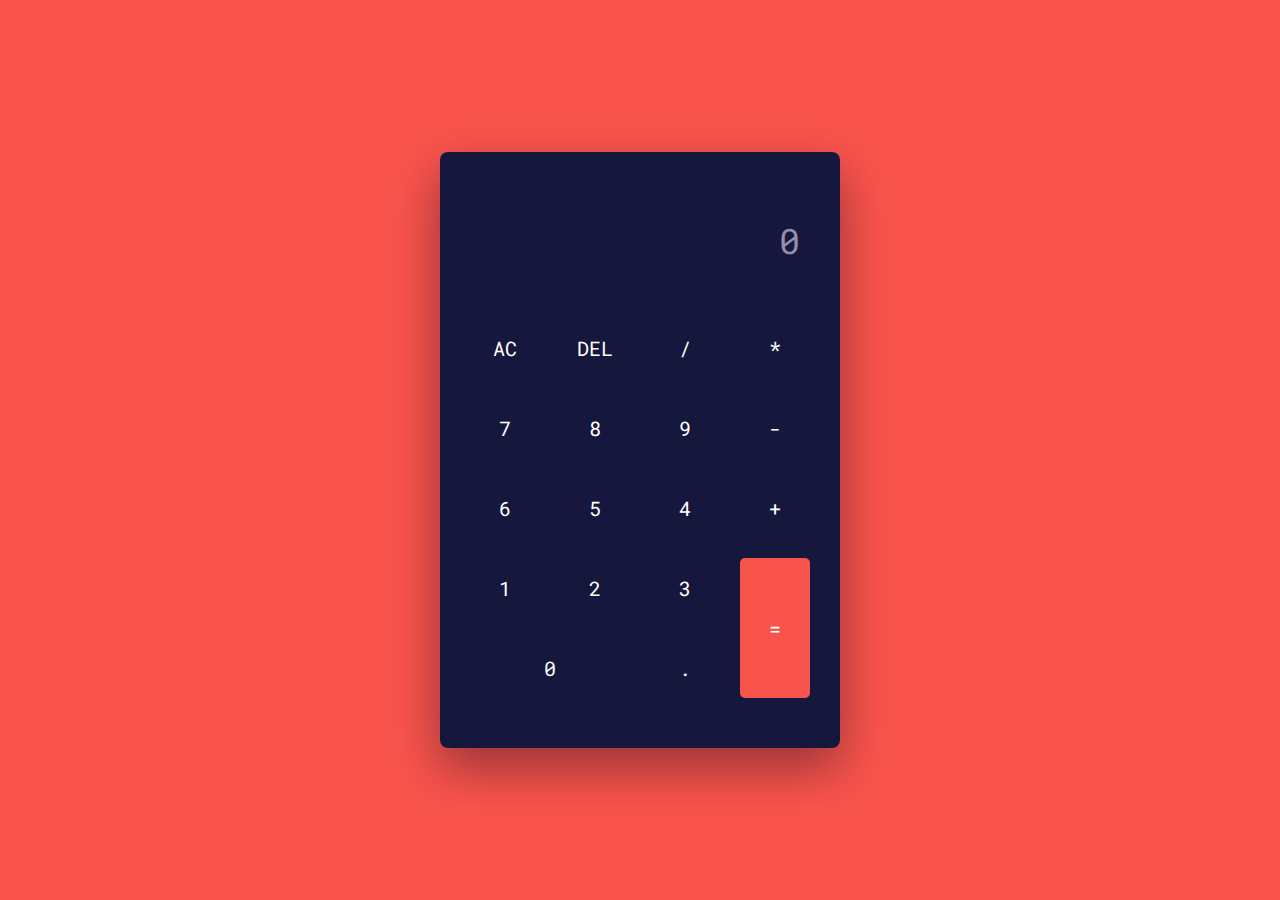
<file: 4.0/Atributos/Proyectos/Calculadora/index.html>
<!DOCTYPE html>
<html lang="en">
  <head>
    <meta name="viewport" content="width=device-width, initial-scale=1.0" />
    <title>Calculator</title>
    <!-- Google Font -->
    <link
      href="https://fonts.googleapis.com/css2?family=Roboto+Mono:wght@500&display=swap"
      rel="stylesheet"
    />
    <!-- Stylesheet -->
    <link rel="stylesheet" href="style.css" />
  </head>
  <body>
    <div class="calculator">
      <div class="display">
        <input type="text" placeholder="0" id="input" disabled />
      </div>
      <div class="buttons">
        <!-- Full Erase -->
        <input type="button" value="AC" id="clear" />
        <!-- Erase Single Value -->
        <input type="button" value="DEL" id="erase" />
        <input type="button" value="/" class="input-button" />
        <input type="button" value="*" class="input-button" />

        <input type="button" value="7" class="input-button" />
        <input type="button" value="8" class="input-button" />
        <input type="button" value="9" class="input-button" />
        <input type="button" value="-" class="input-button" />

        <input type="button" value="6" class="input-button" />
        <input type="button" value="5" class="input-button" />
        <input type="button" value="4" class="input-button" />
        <input type="button" value="+" class="input-button" />

        <input type="button" value="1" class="input-button" />
        <input type="button" value="2" class="input-button" />
        <input type="button" value="3" class="input-button" />

        <input type="button" value="=" id="equal" />
        <input type="button" value="0" class="input-button" />
        <input type="button" value="." class="input-button" />
      </div>
    </div>
    <!-- Script -->
    <script src="script.js"></script>
  </body>
</html>
</file>
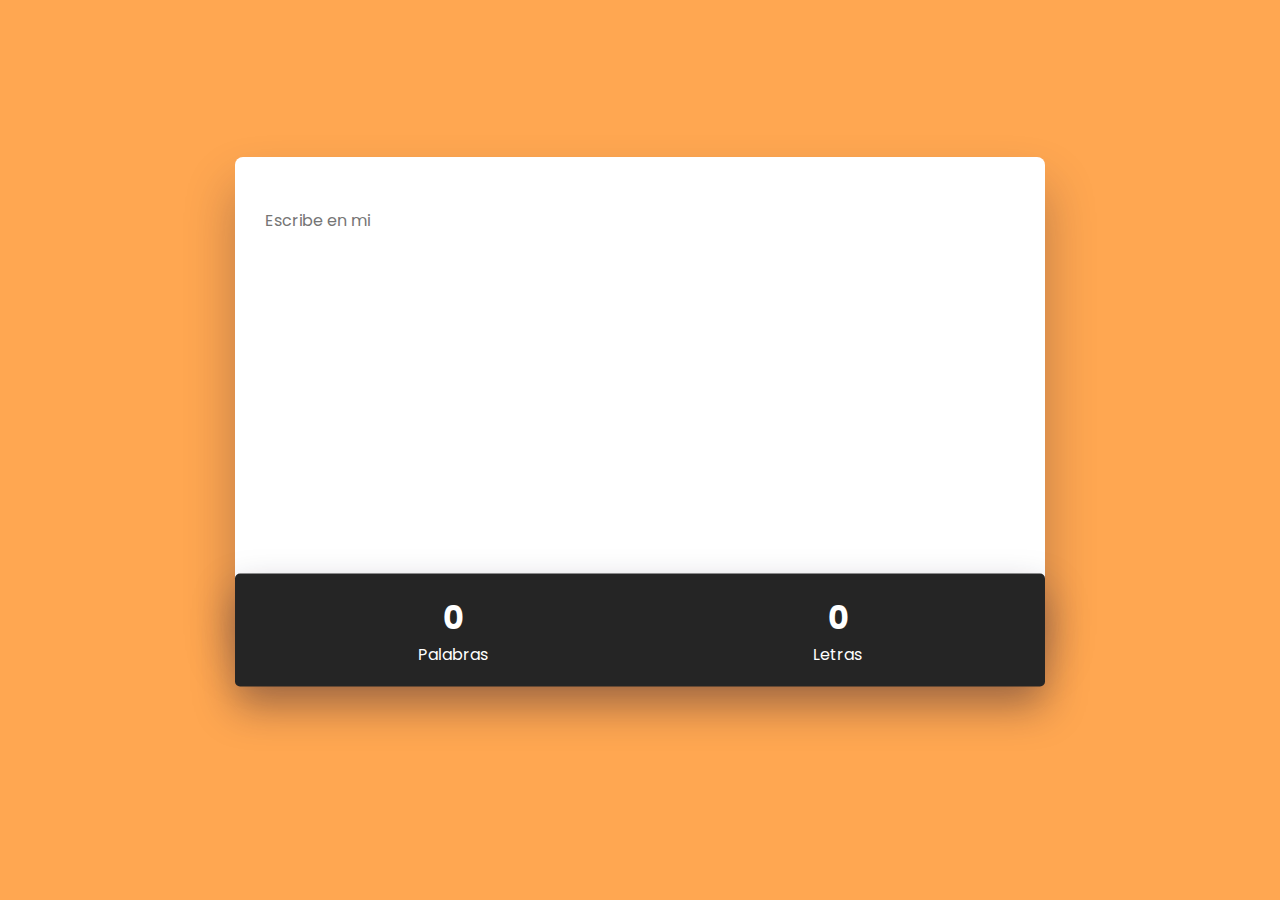
<file: 4.0/Atributos/Proyectos/Contador de palabras/index.html>
<!DOCTYPE html>
<html lang="en">
  <head>
    <meta name="viewport" content="width=device-width, initial-scale=1.0" />
    <title>Document</title>
    <!-- Google Font -->
    <link
      href="https://fonts.googleapis.com/css2?family=Poppins:wght@400;700&display=swap"
      rel="stylesheet"
    />
    <!-- Stylesheet -->
    <link rel="stylesheet" href="style.css" />
  </head>
  <body>
    <div class="wrapper">
      <div class="container">
        <textarea
          id="input-textarea"
          rows="12"
          placeholder="Escribe en mi"
        ></textarea>
      </div>
      <div class="contadores">
        <div>
          <h5 id="word-count">0</h5>
          <p>Palabras</p>
        </div>
        <div>
          <h5 id="charac-count">0</h5>
          <p>Letras</p>
        </div>
      </div>
    </div>
    <!-- Script -->
    <script src="script.js"></script>
  </body>
</html>
</file>
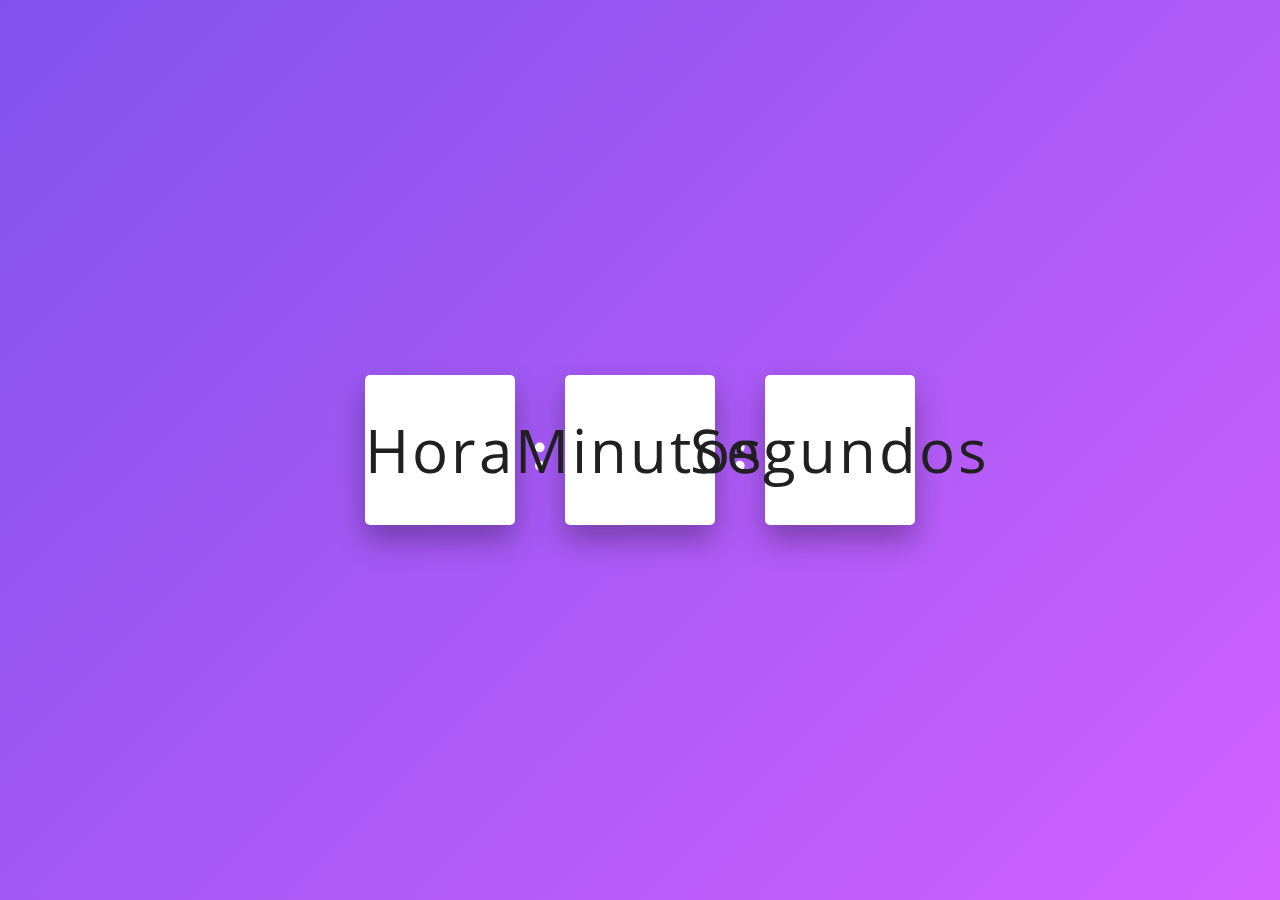
<file: 4.0/Atributos/Proyectos/Digital Clock/index.html>
<!DOCTYPE html>
<html lang="en">
<head>
   <title>Digital Clock Javascript</title>
   <link href="https://fonts.googleapis.com/css2?family=Open+Sans:wght@700&display=swap" rel="stylesheet">
   <link rel="stylesheet" href="style.css">
</head>
<body>
    <div class="clock">
        <div id="Hora">Hora</div>
        <span>:</span>
        <div id="Minutos">Minutos</div>
        <span>:</span>
        <div id="Segundos">Segundos</div>
    </div>
    <script src="script.js"></script>
</body>
</html>
</file>
<file: 4.0/Atributos/Proyectos/Calculadora/style.css>
* {
    padding: 0;
    margin: 0;
    box-sizing: border-box;
    font-family: "Roboto Mono", monospace;
  }
  body {
    height: 100vh;
    background:  #f9544c
  }
  .calculator {
    width: 400px;
    background-color: #15173c;
    padding: 50px 30px;
    position: absolute;
    transform: translate(-50%, -50%);
    top: 50%;
    left: 50%;
    border-radius: 8px;
    box-shadow: 0 20px 50px rgba(0, 5, 24, 0.4);
  }
  .display {
    width: 100%;
  }
  .display input {
    width: 100%;
    padding: 15px 10px;
    text-align: right;
    border: none;
    background-color: transparent;
    color: #ffffff;
    font-size: 35px;
  }
  .display input::placeholder {
    color: #9490ac;
  }
  .buttons {
    display: grid;
    grid-template-columns: repeat(4, 1fr);
    grid-gap: 20px;
    margin-top: 40px;
  }
  .buttons input[type="button"] {
    font-size: 20px;
    padding: 17px;
    border: none;
    background-color: transparent;
    color: #ffffff;
    cursor: pointer;
    border-radius: 5px;
  }
  .buttons input[type="button"]:hover {
    box-shadow: 0 8px 25px #000d2e;
  }
  input[type="button"]#equal {
    grid-row: span 2;
    background-color: #f9544c;
  }
  input[type="button"][value="0"] {
    grid-column: span 2;
  }
</file>
<file: 4.0/Atributos/Proyectos/Contador de palabras/style.css>
* { padding: 0;
    margin: 0;
    box-sizing: border-box;
    font-family: "Poppins", sans-serif;}
  body {
    background-color:#FFA751;}
  .wrapper {
    position: absolute;
    width: 90vmin;
    transform: translate(-50%, -50%);
    top: 50%;
    left: 50%;}
  .container {
    background-color: #ffffff;
    padding: 50px 30px 80px 30px;
    border-radius: 8px;
    box-shadow: 0 30px 50px rgba(30, 21, 49, 0.3);}
  textarea {
    width: 100%;
    border: none;
    resize: none;
    outline: none;
    font-size: 16px;
    line-height: 28px;
    color: #0e101a;}
  .contadores {
    background-color: #252525;
    width: 100%;
    padding: 20px;
    position: relative;
    transform: translate(-50%, -50%);
    left: 50%;
    display: flex;
    justify-content: space-around;
    text-align: center;
    border-radius: 5px;
    box-shadow: 0 20px 40px rgba(30, 21, 49, 0.4);}
  .contadores p {
    color: #ffffff;}
  .contadores h5 {
    color: #ffffff;
    font-size: 32px;}
</file>
<file: 4.0/Atributos/Proyectos/Digital Clock/style.css>
*,
*:before,
*:after{
    padding: 0;
    margin: 0;
    box-sizing: border-box;
}
body{
    height: 100vh;
    background: linear-gradient(
        135deg,
        #8052ec,
        #d161ff
    );
}
.clock{
    width: 550px;
    height: 150px;
    position: absolute;
    transform: translate(-50%,-50%);
    top: 50%;
    left: 50%;
    display: flex;
    align-items: center;
    justify-content: space-between;
}
.clock div{
    position: relative;
    background-color: #ffffff;
    height: 100%;
    width: 150px;
    display: flex;
    align-items: center;
    justify-content: center;
    font-family: 'Open Sans',sans-serif;
    font-size: 60px;
    color: #202020;
    border-radius: 5px;
    box-shadow: 0 15px 30px rgba(0,0,0,0.3);
    letter-spacing: 3px;
}
.clock span{
    font-weight: bolder;
    font-size: 60px;
    color: #ffffff;
}
</file>
